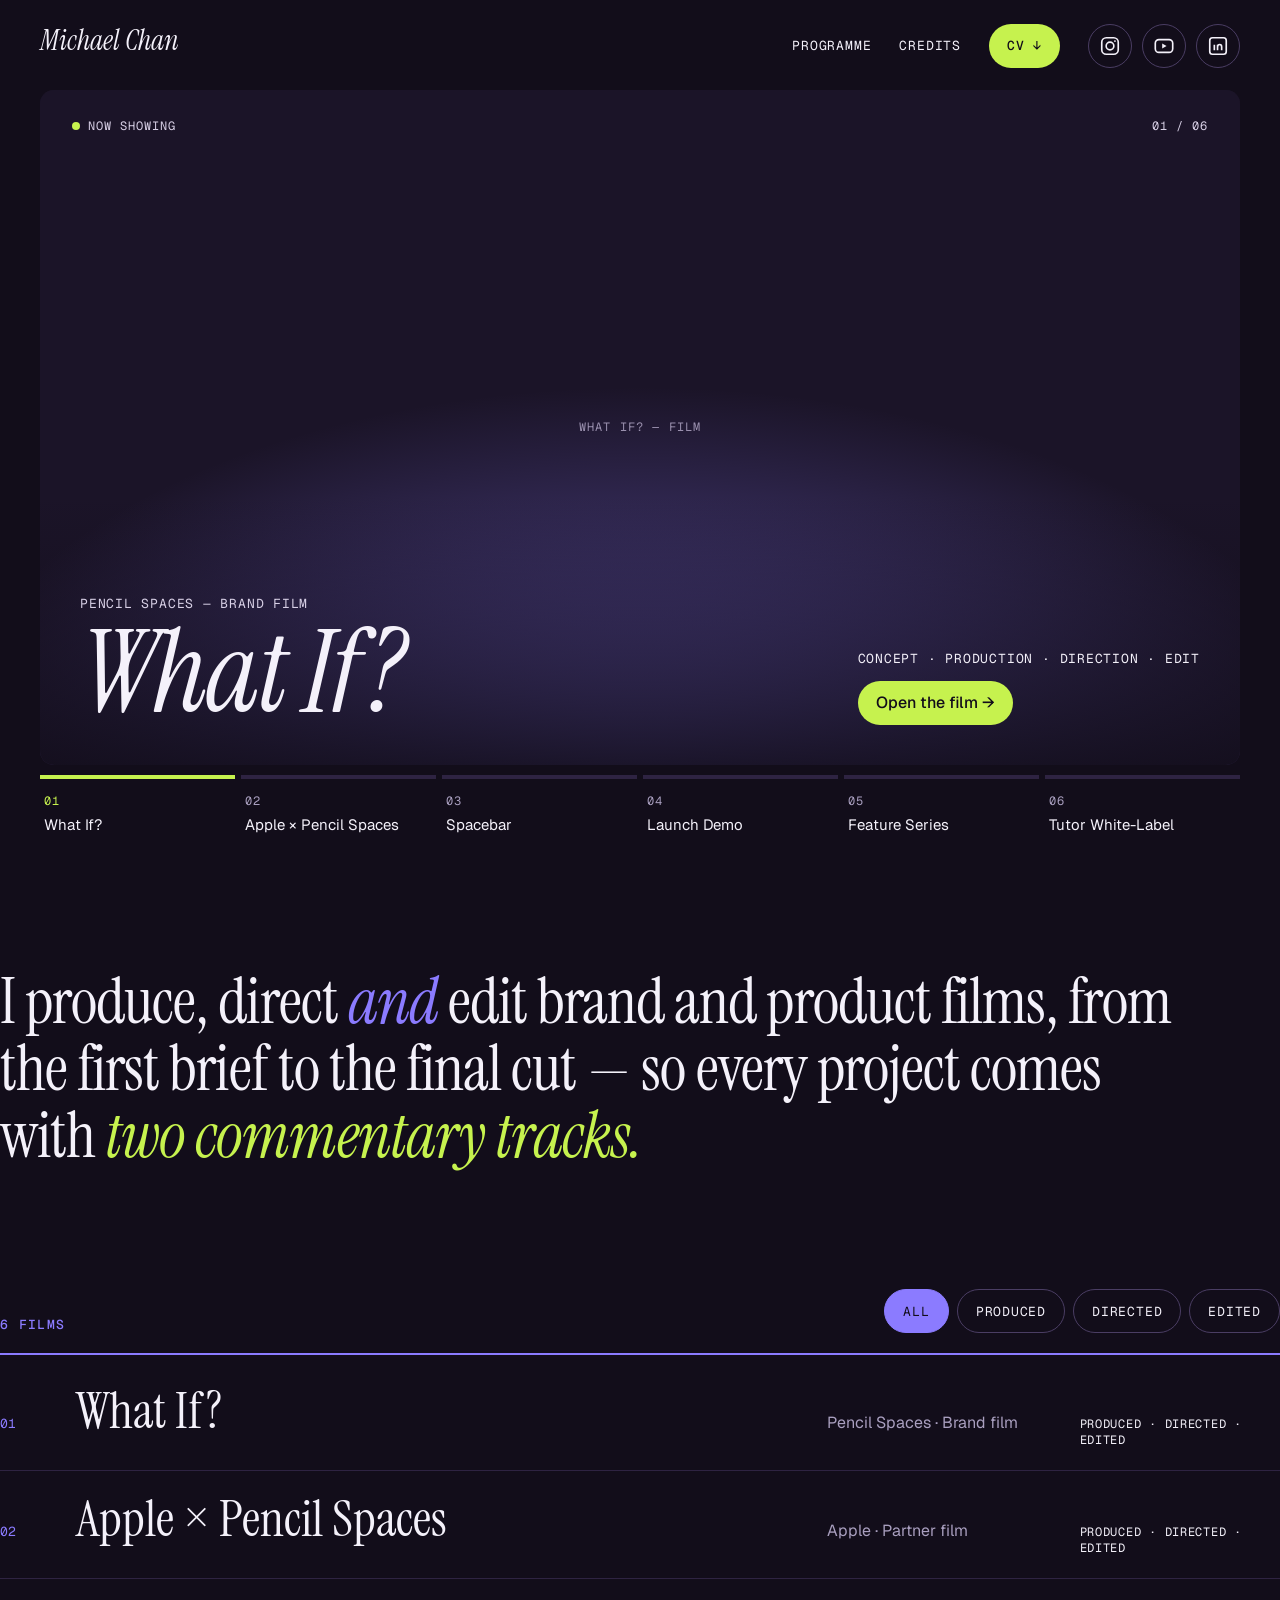
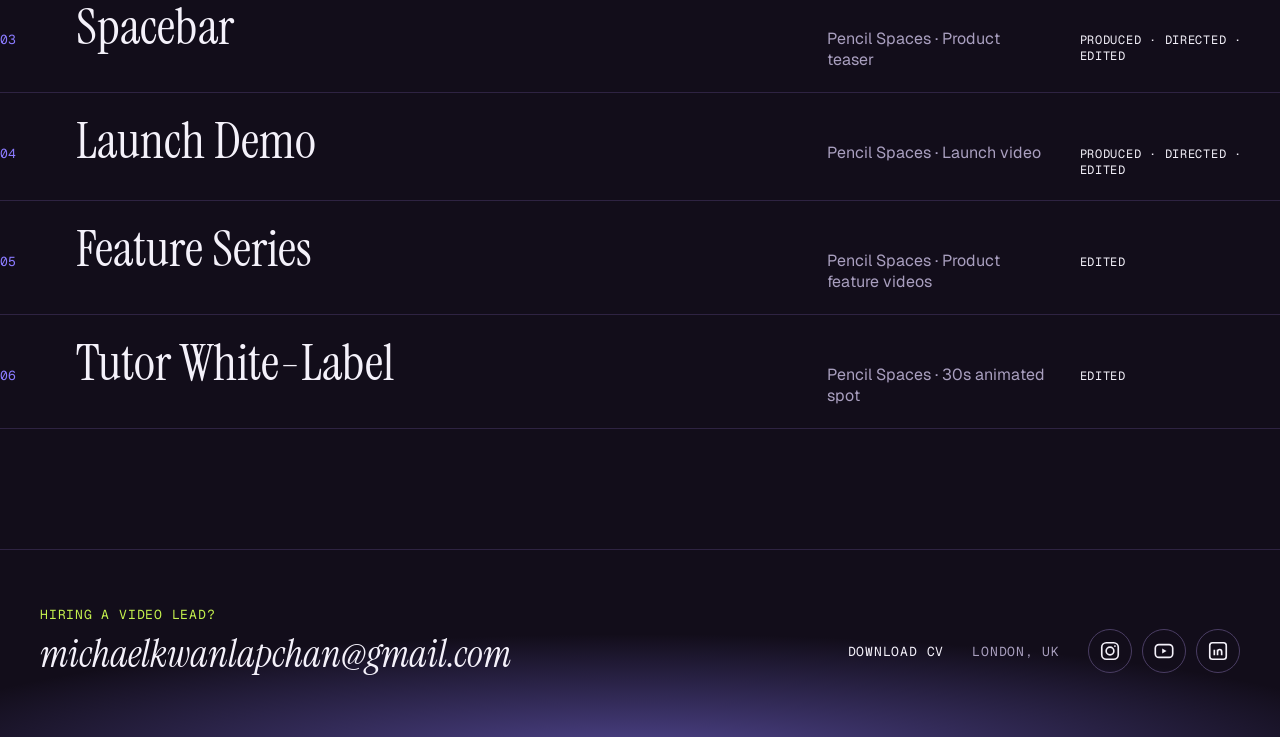
<file: index.html>
<!doctype html>
<html lang="en">
<head>
<meta charset="utf-8">
<meta name="viewport" content="width=device-width, initial-scale=1">
<title>Michael Chan — Producer, Director &amp; Editor</title>
<meta name="description" content="Producer, director and editor of brand and product films, from brief to final cut.">
<link rel="preconnect" href="https://fonts.googleapis.com">
<link rel="preconnect" href="https://fonts.gstatic.com" crossorigin>
<link href="https://fonts.googleapis.com/css2?family=Instrument+Serif:ital@0;1&amp;family=Geist:wght@400;500;600&amp;family=Geist+Mono:wght@400;500&amp;display=swap" rel="stylesheet">
<link rel="stylesheet" href="assets/styles.css">
</head>
<body data-page="home">

  <header class="top">
    <a class="brand" href="index.html" data-site="name">Michael Chan</a>
    <nav class="nav" aria-label="Main">
      <a href="#programme">Programme</a>
      <a href="about.html">Credits</a>
      <a href="about.html" class="pill">CV ↓</a>
      <div class="socials" data-socials></div>
    </nav>
  </header>

  <section aria-label="Now showing" class="wrap" style="padding-top:0">
    <div style="position:relative;width:100%;aspect-ratio:16/9;max-height:740px;min-height:260px;border-radius:14px;overflow:hidden;background:#1b1428" id="stage-frame">
      <div id="stage" style="position:absolute;inset:0"></div>
    </div>
    <div id="chapters" class="chapters" role="group" aria-label="Choose a film"></div>
  </section>

  <section class="wrap intro" aria-label="Introduction">
    <h1>I produce, direct <em>and</em> edit brand and product films, from the first brief to the final cut — so every project comes with <em class="l">two commentary tracks.</em></h1>
  </section>

  <section id="programme" class="wrap programme" aria-label="Programme">
    <div class="prog-head">
      <h2 id="count">Programme</h2>
      <div class="filters" id="filters" role="group" aria-label="Filter by role">
        <button class="filter" type="button" data-f="all" aria-pressed="true">All</button>
        <button class="filter" type="button" data-f="produced" aria-pressed="false">Produced</button>
        <button class="filter" type="button" data-f="directed" aria-pressed="false">Directed</button>
        <button class="filter" type="button" data-f="edited" aria-pressed="false">Edited</button>
      </div>
    </div>
    <div id="programme-list"></div>
  </section>

  <footer class="footer">
    <span class="glow" aria-hidden="true"></span>
    <div class="footer-in">
      <div style="display:flex;flex-direction:column;gap:12px">
        <span class="mono" style="color:var(--lime)">Hiring a video lead?</span>
        <a class="big" data-site="email" href="mailto:michaelkwanlapchan@gmail.com">michaelkwanlapchan@gmail.com</a>
      </div>
      <div class="footer-links" style="align-items:center">
        <a href="about.html">Download CV</a>
        <span class="muted" data-site="location">London, UK</span>
        <div class="socials" data-socials></div>
      </div>
    </div>
  </footer>

  <script src="assets/content.js"></script>
  <script src="assets/site.js"></script>
</body>
</html>
</file>
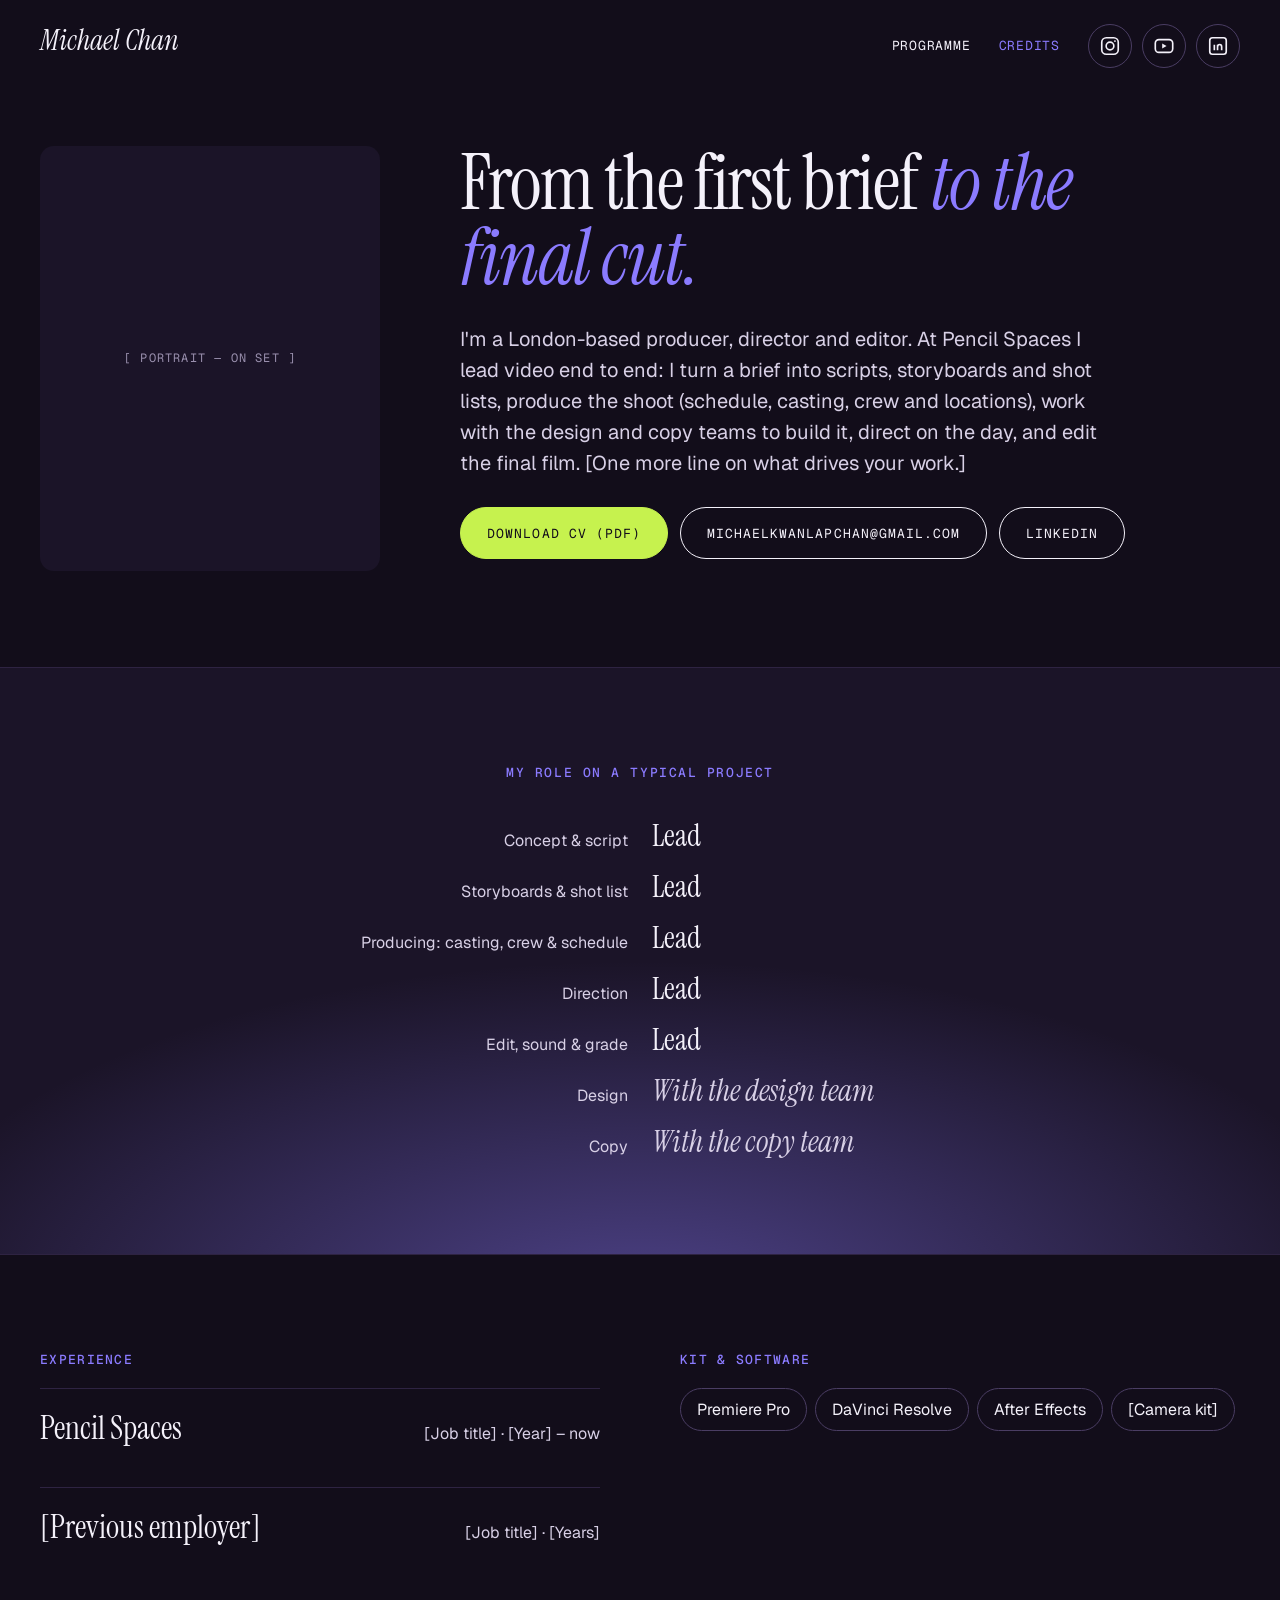
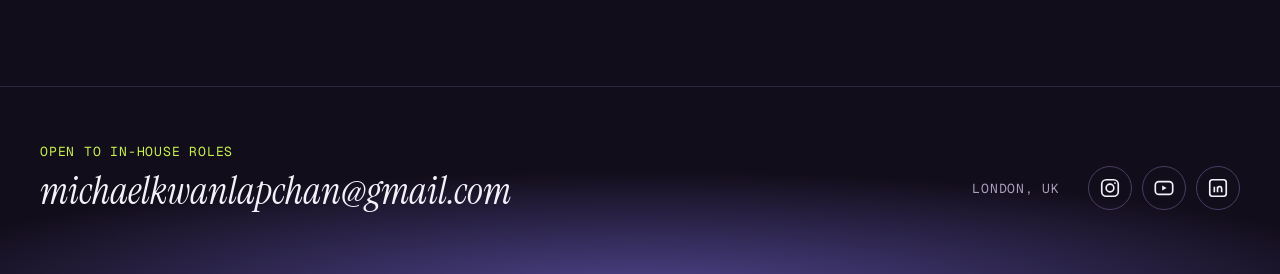
<file: about.html>
<!doctype html>
<html lang="en">
<head>
<meta charset="utf-8">
<meta name="viewport" content="width=device-width, initial-scale=1">
<title>Credits — Michael Chan</title>
<link rel="preconnect" href="https://fonts.googleapis.com">
<link rel="preconnect" href="https://fonts.gstatic.com" crossorigin>
<link href="https://fonts.googleapis.com/css2?family=Instrument+Serif:ital@0;1&amp;family=Geist:wght@400;500;600&amp;family=Geist+Mono:wght@400;500&amp;display=swap" rel="stylesheet">
<link rel="stylesheet" href="assets/styles.css">
</head>
<body data-page="about">

  <header class="top">
    <a class="brand" href="index.html" data-site="name">Michael Chan</a>
    <nav class="nav" aria-label="Main">
      <a href="index.html">Programme</a>
      <a href="about.html" aria-current="page">Credits</a>
      <div class="socials" data-socials></div>
    </nav>
  </header>

  <section class="about">
    <div class="portrait" id="portrait"></div>
    <div class="copy">
      <h1>From the first brief <em>to the final cut.</em></h1>
      <p class="bio" id="bio">I'm a London-based producer, director and editor.</p>
      <div class="actions">
        <a class="btn solid" data-site="cv" href="assets/cv.pdf">Download CV (PDF)</a>
        <a class="btn" data-site="email" href="mailto:michaelkwanlapchan@gmail.com">michaelkwanlapchan@gmail.com</a>
        <a class="btn" data-site="linkedin" href="#">LinkedIn</a>
      </div>
    </div>
  </section>

  <section class="roll-band">
    <span class="glow" aria-hidden="true"></span>
    <div class="roll" id="about-roll"></div>
  </section>

  <section class="exp">
    <div id="about-exp"></div>
    <div id="about-tools"></div>
  </section>

  <footer class="footer">
    <span class="glow" aria-hidden="true"></span>
    <div class="footer-in">
      <div style="display:flex;flex-direction:column;gap:12px">
        <span class="mono" style="color:var(--lime)" data-site="availability">Open to in-house roles</span>
        <a class="big" data-site="email" href="mailto:michaelkwanlapchan@gmail.com">michaelkwanlapchan@gmail.com</a>
      </div>
      <div class="footer-links" style="align-items:center">
        <span class="muted" data-site="location">London, UK</span>
        <div class="socials" data-socials></div>
      </div>
    </div>
  </footer>

  <script src="assets/content.js"></script>
  <script src="assets/site.js"></script>
  <script>
    // Bio comes from content.js so it only lives in one place.
    document.getElementById("bio").textContent = window.SITE.bio;
  </script>
</body>
</html>
</file>
<file: assets/styles.css>
:root {
  --base: #120d1a;
  --base-2: #1b1428;
  --line: #2e2342;
  --text: #f4f1fa;
  --muted: #a99fbf;
  --soft: #d8d0e6;
  --violet: #8b7bff;
  --lime: #c6f24e;
  --serif: "Instrument Serif", Georgia, serif;
  --sans: "Geist", system-ui, sans-serif;
  --mono: "Geist Mono", ui-monospace, monospace;
}

* { box-sizing: border-box; }
html { -webkit-text-size-adjust: 100%; }
body { margin: 0; background: var(--base); color: var(--text); font-family: var(--sans); min-height: 100vh; }
a { color: var(--text); }
a:hover { color: var(--lime); }
img { max-width: 100%; display: block; }
:focus-visible { outline: 2px solid var(--lime); outline-offset: 3px; }

.wrap { max-width: 1440px; margin: 0 auto; padding: 0 40px; }
.mono { font-family: var(--mono); font-size: 13px; letter-spacing: 0.06em; text-transform: uppercase; }
.serif { font-family: var(--serif); font-weight: 400; }
.muted { color: var(--muted); }
.violet { color: var(--violet); }
.lime { color: var(--lime); }

/* header */
.top { display: flex; flex-wrap: wrap; gap: 12px 32px; align-items: baseline; justify-content: space-between; padding: 22px 40px; max-width: 1440px; margin: 0 auto; }
.brand { font-family: var(--serif); font-style: italic; font-size: 28px; text-decoration: none; }
.nav { display: flex; flex-wrap: wrap; gap: 8px 28px; align-items: center; font-family: var(--mono); font-size: 13px; letter-spacing: 0.06em; text-transform: uppercase; }
.nav a { text-decoration: none; }
.nav a[aria-current="page"] { color: var(--violet); }
.pill { display: inline-flex; align-items: center; min-height: 44px; padding: 0 18px; border-radius: 999px; background: var(--lime); color: var(--base); text-decoration: none; font-weight: 500; }
.pill:hover { color: var(--base); filter: brightness(1.08); }
.btn { display: inline-flex; align-items: center; justify-content: center; gap: 10px; min-height: 52px; padding: 0 26px; border-radius: 999px; border: 1px solid var(--text); background: transparent; color: var(--text); text-decoration: none; font-family: var(--mono); font-size: 13px; letter-spacing: 0.08em; text-transform: uppercase; cursor: pointer; }
.btn.solid { background: var(--lime); border-color: var(--lime); color: var(--base); }
.btn:hover { color: var(--text); border-color: var(--lime); }
.btn.solid:hover { color: var(--base); }

/* screen (the film frame, with the violet glow) */
.screen { position: relative; overflow: hidden; width: 100%; aspect-ratio: 16 / 9; max-height: 740px; min-height: 260px; border-radius: 14px; background: #1b1428; }
.screen iframe, .screen video { position: absolute; inset: 0; width: 100%; height: 100%; border: 0; }
.glow { position: absolute; left: -10%; right: -10%; bottom: -62%; height: 118%; border-radius: 50%; background: radial-gradient(closest-side, var(--violet), transparent); opacity: 0.6; pointer-events: none; }
.ph { position: absolute; inset: 0; display: flex; align-items: center; justify-content: center; padding: 24px; text-align: center; font-family: var(--mono); font-size: 12px; letter-spacing: 0.1em; text-transform: uppercase; color: #9a90ae; }
.ph-box { display: flex; align-items: center; justify-content: center; padding: 16px; text-align: center; border-radius: 10px; background: var(--base-2); border: 1px solid var(--line); font-family: var(--mono); font-size: 11px; letter-spacing: 0.1em; text-transform: uppercase; color: #9a90ae; }

/* home */
.stage-wrap { padding: 0 40px; max-width: 1440px; margin: 0 auto; }
.stage-top { position: absolute; top: 28px; left: 32px; right: 32px; display: flex; justify-content: space-between; gap: 16px; font-family: var(--mono); font-size: 12px; letter-spacing: 0.08em; text-transform: uppercase; color: var(--soft); z-index: 2; }
.stage-caption { position: absolute; left: 0; right: 0; bottom: 0; padding: 96px 40px 40px; display: flex; flex-wrap: wrap; gap: 20px 40px; align-items: flex-end; justify-content: space-between; background: linear-gradient(to top, rgba(18,13,26,.88), rgba(18,13,26,0)); z-index: 2; pointer-events: none; }
.stage-caption > * { pointer-events: auto; }
.stage-title { font-family: var(--serif); font-style: italic; font-weight: 400; font-size: clamp(56px, 9vw, 136px); line-height: .92; letter-spacing: -.02em; margin: 6px 0 0; }
.dot { width: 8px; height: 8px; border-radius: 50%; background: var(--lime); display: inline-block; }
.chapters { display: grid; grid-template-columns: repeat(auto-fit, minmax(min(150px, 100%), 1fr)); gap: 0 6px; padding-top: 10px; }
.chapter { display: flex; flex-direction: column; gap: 6px; text-align: left; padding: 14px 4px; min-height: 72px; background: transparent; border: 0; border-top: 4px solid var(--line); color: var(--muted); cursor: pointer; font-family: var(--mono); font-size: 12px; letter-spacing: .06em; }
.chapter[aria-pressed="true"] { border-top-color: var(--lime); color: var(--lime); }
.chapter span.t { font-family: var(--sans); font-size: 15px; letter-spacing: 0; text-transform: none; color: var(--text); }

.intro { padding: 120px 0 40px; }
.intro h1 { margin: 0; max-width: 1180px; font-family: var(--serif); font-weight: 400; font-size: clamp(36px, 5vw, 72px); line-height: 1.05; letter-spacing: -.015em; text-wrap: pretty; }
.intro em { color: var(--violet); }
.intro em.l { color: var(--lime); }

.programme { padding: 80px 0 120px; display: flex; flex-direction: column; gap: 8px; }
.prog-head { display: flex; flex-wrap: wrap; gap: 16px 32px; align-items: flex-end; justify-content: space-between; padding-bottom: 20px; border-bottom: 2px solid var(--violet); }
.prog-head h2 { margin: 0; font-family: var(--mono); font-weight: 500; font-size: 13px; letter-spacing: .1em; text-transform: uppercase; color: var(--violet); }
.filters { display: flex; flex-wrap: wrap; gap: 8px; }
.filter { min-height: 44px; padding: 0 18px; border-radius: 999px; cursor: pointer; font-family: var(--mono); font-size: 13px; letter-spacing: .06em; text-transform: uppercase; background: transparent; color: var(--text); border: 1px solid #4a3d63; }
.filter[aria-pressed="true"] { background: var(--violet); border-color: var(--violet); color: var(--base); }
.row { display: flex; flex-wrap: wrap; gap: 8px 32px; align-items: baseline; padding: 22px 0; border-bottom: 1px solid #2e2342; text-decoration: none; color: var(--text); }
.row:hover .row-title { color: var(--lime); }
.row .n { flex: 0 0 44px; font-family: var(--mono); font-size: 13px; color: var(--violet); }
.row .row-title { flex: 999 1 320px; min-width: 0; font-family: var(--serif); font-size: clamp(32px, 4vw, 56px); line-height: 1; }
.row .meta { flex: 1 1 220px; font-size: 16px; color: var(--muted); }
.row .roles { flex: 1 1 200px; font-family: var(--mono); font-size: 12px; letter-spacing: .06em; text-transform: uppercase; }

.footer { position: relative; overflow: hidden; border-top: 1px solid var(--line); }
.footer .glow { bottom: -75%; height: 130%; opacity: .5; }
.footer-in { position: relative; padding: 56px 40px 64px; display: flex; flex-wrap: wrap; gap: 32px 64px; align-items: flex-end; justify-content: space-between; max-width: 1440px; margin: 0 auto; }
.footer .big { font-family: var(--serif); font-style: italic; font-size: clamp(26px, 3vw, 40px); line-height: 1; text-decoration: none; overflow-wrap: anywhere; }
.footer-links { display: flex; flex-wrap: wrap; gap: 12px 28px; font-family: var(--mono); font-size: 13px; letter-spacing: .06em; text-transform: uppercase; }
.footer-links a { text-decoration: none; }
.socials { display: flex; gap: 10px; align-items: center; }
.social { display: inline-flex; align-items: center; justify-content: center; width: 44px; height: 44px; border-radius: 999px; border: 1px solid #4a3d63; color: var(--text); text-decoration: none; }
.social:hover { color: var(--base); background: var(--lime); border-color: var(--lime); }

/* project */
.title-card { padding: 72px 40px 56px; display: flex; flex-direction: column; align-items: center; gap: 20px; text-align: center; max-width: 1440px; margin: 0 auto; }
.title-card h1 { margin: 0; font-family: var(--serif); font-style: italic; font-weight: 400; font-size: clamp(88px, 17vw, 264px); line-height: .86; letter-spacing: -.03em; }
.title-card p { margin: 0; max-width: 640px; font-size: 20px; line-height: 1.5; color: var(--soft); }
.commentary { padding: 120px 40px 40px; max-width: 1440px; margin: 0 auto; display: flex; flex-direction: column; gap: 56px; }
.commentary-head { display: flex; flex-wrap: wrap; gap: 24px 64px; align-items: flex-end; justify-content: space-between; padding-bottom: 28px; border-bottom: 2px solid var(--violet); }
.commentary-head h2 { margin: 0; font-family: var(--serif); font-weight: 400; font-size: clamp(40px, 5vw, 68px); line-height: 1; letter-spacing: -.015em; }
.commentary-head h2 em { color: var(--violet); }
.commentary-head p { margin: 12px 0 0; font-size: 18px; line-height: 1.5; color: var(--soft); max-width: 720px; }
.track { display: flex; padding: 4px; border-radius: 999px; border: 1px solid #4a3d63; background: var(--base-2); }
.track button { min-height: 48px; padding: 0 24px; border: 0; border-radius: 999px; cursor: pointer; background: transparent; color: var(--text); font-family: var(--mono); font-size: 13px; font-weight: 500; letter-spacing: .08em; text-transform: uppercase; }
.track button[aria-pressed="true"] { background: var(--lime); color: var(--base); }
.chap { display: flex; flex-wrap: wrap; gap: 28px 64px; padding-bottom: 56px; border-bottom: 1px solid var(--line); }
.chap-side { flex: 0 0 200px; display: flex; flex-direction: column; gap: 8px; }
.chap-side .tc { font-family: var(--mono); font-size: 13px; color: var(--violet); }
.chap-side h3 { margin: 0; font-family: var(--serif); font-weight: 400; font-size: 44px; line-height: 1; }
.chap-main { flex: 999 1 560px; min-width: 0; display: flex; flex-direction: column; gap: 24px; }
.frames { display: grid; grid-template-columns: repeat(auto-fit, minmax(min(220px, 100%), 1fr)); gap: 12px; }
.frames .ph-box { aspect-ratio: 4 / 3; }
.note { display: flex; flex-wrap: wrap; gap: 8px 20px; align-items: baseline; max-width: 860px; }
.speaker { font-family: var(--mono); font-size: 12px; font-weight: 500; letter-spacing: .1em; text-transform: uppercase; color: var(--base); background: var(--lime); padding: 4px 10px; border-radius: 999px; }
.note p { flex: 999 1 420px; margin: 0; font-size: 22px; line-height: 1.45; color: var(--lime); text-wrap: pretty; }
.credits { padding: 72px 40px 120px; max-width: 1440px; margin: 0 auto; display: flex; flex-direction: column; align-items: center; gap: 28px; text-align: center; }
.credits dl { margin: 0; display: flex; flex-direction: column; gap: 22px; }
.credits dt { font-size: 14px; color: var(--muted); }
.credits dd { margin: 4px 0 0; font-family: var(--serif); font-size: 32px; }
.next { display: block; position: relative; overflow: hidden; text-decoration: none; border-top: 1px solid var(--line); background: var(--base-2); }
.next .glow { bottom: -90%; height: 150%; opacity: .5; }
.next-in { position: relative; max-width: 1440px; margin: 0 auto; padding: 64px 40px; display: flex; flex-wrap: wrap; gap: 12px 40px; align-items: baseline; justify-content: space-between; }
.next-in .mono { color: var(--lime); }
.next-in .big { font-family: var(--serif); font-style: italic; font-size: clamp(40px, 6vw, 88px); line-height: 1; }

/* about */
.about { display: flex; flex-wrap: wrap; gap: 48px 80px; align-items: flex-start; padding: 56px 40px 96px; max-width: 1440px; margin: 0 auto; }
.about .portrait { position: relative; overflow: hidden; flex: 1 1 340px; max-width: 460px; aspect-ratio: 4 / 5; border-radius: 14px; background: var(--base-2); display: flex; align-items: center; justify-content: center; }
.about .portrait img { position: absolute; inset: 0; width: 100%; height: 100%; object-fit: cover; }
.about .copy { flex: 999 1 520px; min-width: 0; display: flex; flex-direction: column; gap: 28px; }
.about h1 { margin: 0; font-family: var(--serif); font-weight: 400; font-size: clamp(44px, 6vw, 92px); line-height: .98; letter-spacing: -.02em; text-wrap: pretty; }
.about h1 em { color: var(--violet); }
.about .bio { margin: 0; max-width: 660px; font-size: 20px; line-height: 1.55; color: var(--soft); }
.about .actions { display: flex; flex-wrap: wrap; gap: 12px; }
.exp { padding: 96px 40px 120px; max-width: 1440px; margin: 0 auto; display: flex; flex-wrap: wrap; gap: 40px 80px; }
.exp > div { flex: 1 1 420px; display: flex; flex-direction: column; gap: 20px; }
.exp h2 { margin: 0; font-family: var(--mono); font-weight: 500; font-size: 13px; letter-spacing: .1em; text-transform: uppercase; color: var(--violet); }
.exp .job { display: flex; flex-wrap: wrap; gap: 4px 24px; align-items: baseline; justify-content: space-between; padding: 18px 0; border-top: 1px solid var(--line); }
.exp .job .o { font-family: var(--serif); font-size: 32px; }
.exp .job .y { font-size: 16px; color: var(--soft); }
.tools { display: flex; flex-wrap: wrap; gap: 8px; }
.tools span { padding: 10px 16px; border-radius: 999px; border: 1px solid #4a3d63; font-size: 16px; }
.roll-band { position: relative; overflow: hidden; border-top: 1px solid var(--line); border-bottom: 1px solid var(--line); background: var(--base-2); }
.roll-band .glow { bottom: -70%; height: 120%; opacity: .45; }
.roll { position: relative; max-width: 900px; margin: 0 auto; padding: 96px 40px; display: flex; flex-direction: column; gap: 18px; }
.roll h2 { margin: 0 0 20px; text-align: center; font-family: var(--mono); font-weight: 500; font-size: 13px; letter-spacing: .12em; text-transform: uppercase; color: var(--violet); }
.roll-row { display: grid; grid-template-columns: minmax(0, 1fr) minmax(0, 1fr); gap: 24px; align-items: baseline; }
.roll-row .j { text-align: right; font-size: 16px; color: var(--soft); }
.roll-row .n { font-family: var(--serif); font-size: 30px; line-height: 1.1; }
.roll-row .n.other { font-style: italic; color: var(--soft); }

.empty { padding: 160px 40px; text-align: center; }

/* small screens */
@media (max-width: 720px) {
  .wrap, .top, .stage-wrap, .intro, .title-card, .commentary, .credits, .about, .exp, .footer-in, .next-in { padding-left: 16px; padding-right: 16px; }
  .top { padding-top: 16px; padding-bottom: 16px; }
  .stage-caption { padding: 72px 16px 20px; }
  .stage-top { left: 16px; right: 16px; top: 16px; }
  .intro { padding-top: 64px; }
  .commentary { padding-top: 72px; }
  .roll { padding: 64px 16px; }
  .roll-row { grid-template-columns: 1fr; gap: 4px; }
  .roll-row .j { text-align: left; }
  .chap-side { flex-basis: 100%; }
  .row .n { display: none; }
  .btn { width: 100%; }
}
</file>
